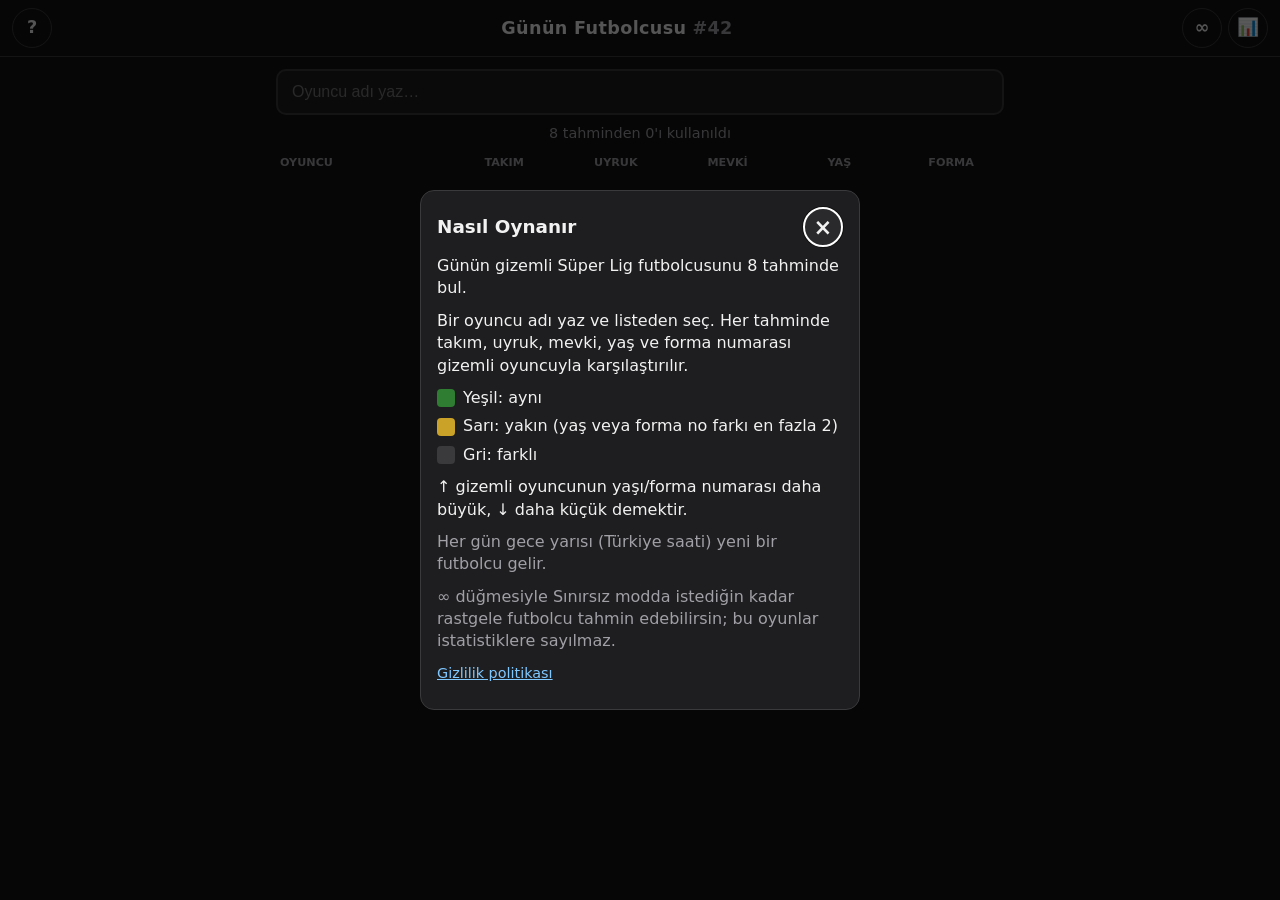
<file: index.html>
<!doctype html>
<html lang="tr">
  <head>
    <meta charset="UTF-8" />
    <meta name="viewport" content="width=device-width, initial-scale=1.0" />
    <meta name="theme-color" content="#121213" />
    <meta name="color-scheme" content="dark" />
    <title>Günün Futbolcusu</title>
    <meta name="description" content="Her gün yeni bir Süper Lig futbolcusu. 8 tahminde gizli futbolcuyu bul; takım, uyruk, mevki, yaş ve forma numarası ipuçlarını kullan." />
    <meta property="og:type" content="website" />
    <meta property="og:title" content="Günün Futbolcusu" />
    <meta property="og:description" content="Her gün yeni bir Süper Lig futbolcusu. 8 tahminde gizli futbolcuyu bul!" />
    <meta property="og:url" content="https://gununfutbolcusu.com/" />
    <meta property="og:image" content="https://gununfutbolcusu.com/og-image.png" />
    <meta name="twitter:image" content="https://gununfutbolcusu.com/og-image.png" />
    <meta property="og:locale" content="tr_TR" />
    <meta property="og:site_name" content="Günün Futbolcusu" />
    <meta property="og:image:width" content="1200" />
    <meta property="og:image:height" content="630" />
    <meta property="og:image:alt" content="Günün Futbolcusu: her gün yeni bir Süper Lig futbolcusu, 8 tahminde bul" />
    <meta name="twitter:card" content="summary_large_image" />
    <link rel="icon" href="data:image/svg+xml,%3Csvg xmlns='http://www.w3.org/2000/svg' viewBox='0 0 100 100'%3E%3Ctext y='.9em' font-size='90'%3E%E2%9A%BD%3C/text%3E%3C/svg%3E" />
    <script type="module" crossorigin src="./assets/index-BHOp5KoC.js"></script>
    <link rel="stylesheet" crossorigin href="./assets/index-B38c-GCL.css">
  </head>
  <body>
    <div id="app"></div>
    <noscript>Günün Futbolcusu'nu oynamak için JavaScript'i etkinleştir.</noscript>
    <script defer src="https://static.cloudflareinsights.com/beacon.min.js" data-cf-beacon='{"token": "bfe4723822b24bbd844bdc563ea2c4ed"}'></script>
  </body>
</html>
</file>
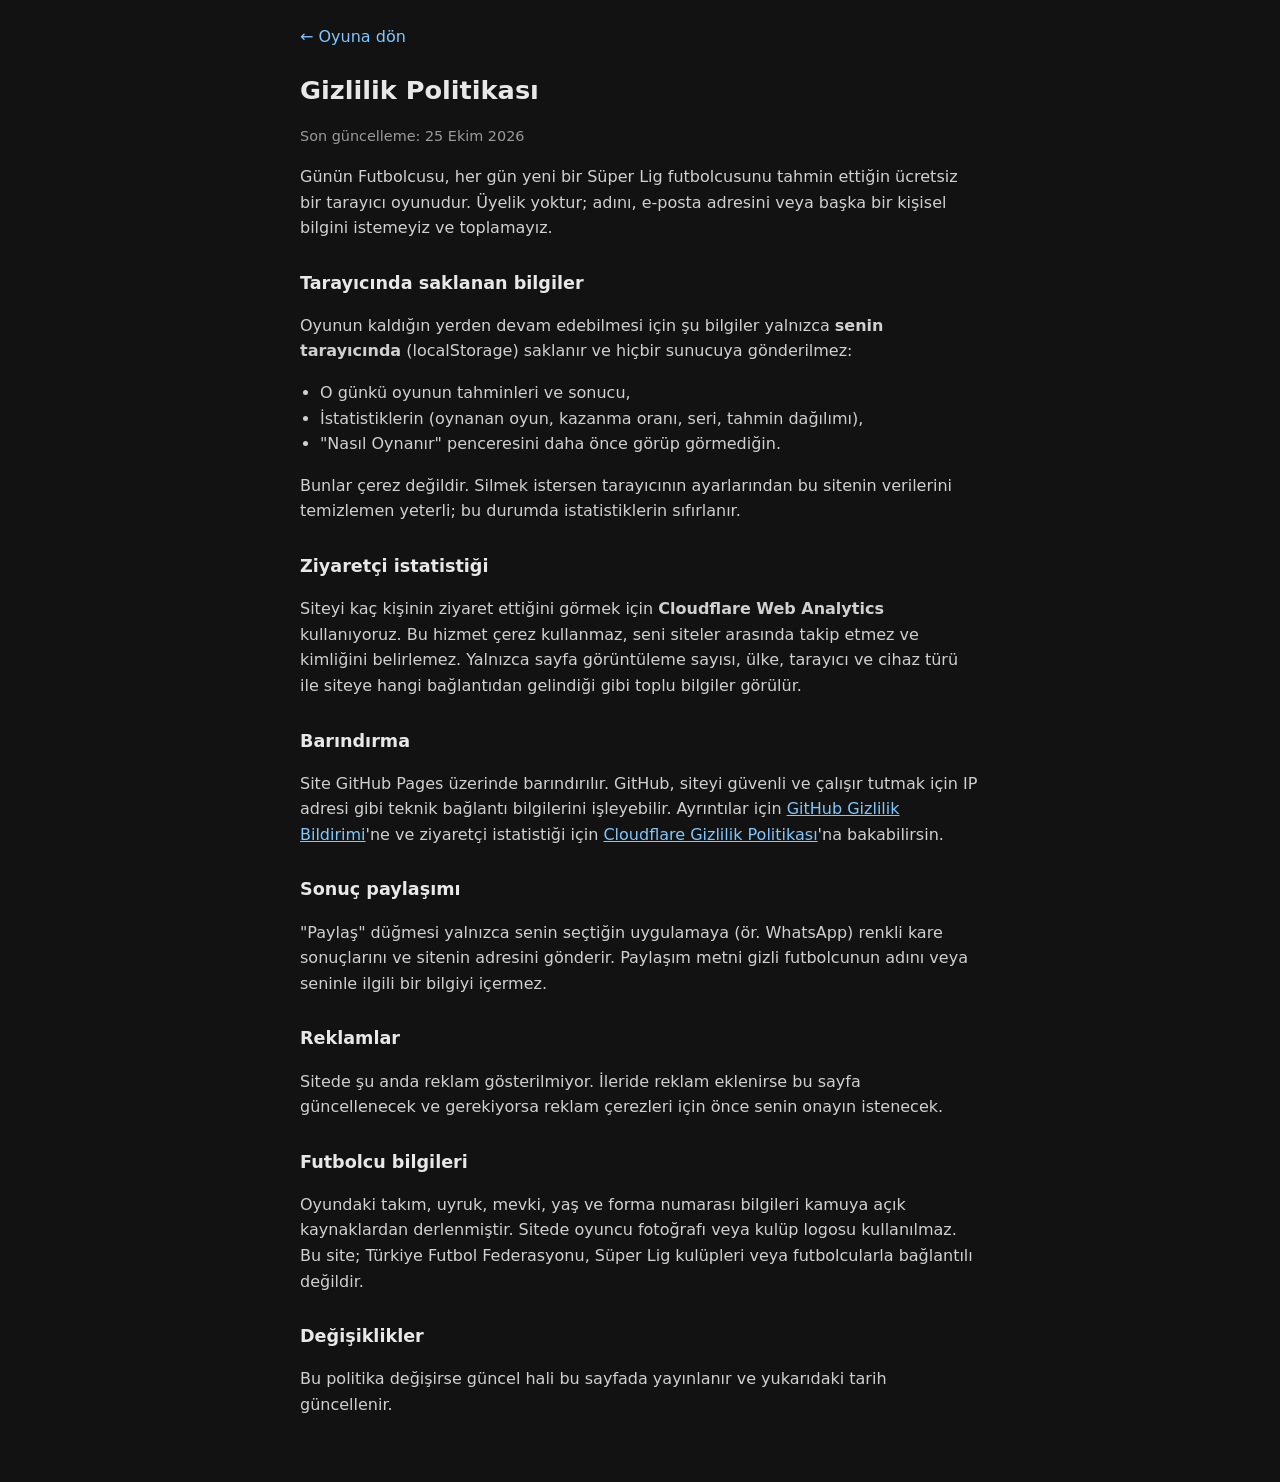
<file: gizlilik.html>
<!doctype html>
<html lang="tr">
  <head>
    <meta charset="UTF-8" />
    <meta name="viewport" content="width=device-width, initial-scale=1.0" />
    <meta name="theme-color" content="#121213" />
    <meta name="color-scheme" content="dark" />
    <title>Gizlilik Politikası — Günün Futbolcusu</title>
    <meta name="description" content="Günün Futbolcusu oyununun gizlilik politikası." />
    <link rel="icon" href="data:image/svg+xml,%3Csvg xmlns='http://www.w3.org/2000/svg' viewBox='0 0 100 100'%3E%3Ctext y='.9em' font-size='90'%3E%E2%9A%BD%3C/text%3E%3C/svg%3E" />
    <style>
      :root { color-scheme: dark; }
      body {
        margin: 0;
        background: #121213;
        color: #e8e8e8;
        font-family: system-ui, -apple-system, 'Segoe UI', Roboto, sans-serif;
        line-height: 1.6;
      }
      main { max-width: 680px; margin: 0 auto; padding: 24px 16px 48px; }
      h1 { font-size: 1.6rem; margin: 0 0 4px; }
      h2 { font-size: 1.1rem; margin: 28px 0 8px; }
      p, li { color: #d0d0d0; }
      ul { padding-left: 20px; }
      a { color: #7fc8ff; }
      .muted { color: #9a9a9a; font-size: 0.9rem; }
      .back { display: inline-block; margin-bottom: 20px; text-decoration: none; }
    </style>
  </head>
  <body>
    <main>
      <a class="back" href="./">← Oyuna dön</a>
      <h1>Gizlilik Politikası</h1>
      <p class="muted">Son güncelleme: 25 Ekim 2026</p>

      <p>
        Günün Futbolcusu, her gün yeni bir Süper Lig futbolcusunu tahmin ettiğin ücretsiz bir tarayıcı oyunudur.
        Üyelik yoktur; adını, e-posta adresini veya başka bir kişisel bilgini istemeyiz ve toplamayız.
      </p>

      <h2>Tarayıcında saklanan bilgiler</h2>
      <p>
        Oyunun kaldığın yerden devam edebilmesi için şu bilgiler yalnızca <strong>senin tarayıcında</strong>
        (localStorage) saklanır ve hiçbir sunucuya gönderilmez:
      </p>
      <ul>
        <li>O günkü oyunun tahminleri ve sonucu,</li>
        <li>İstatistiklerin (oynanan oyun, kazanma oranı, seri, tahmin dağılımı),</li>
        <li>"Nasıl Oynanır" penceresini daha önce görüp görmediğin.</li>
      </ul>
      <p>
        Bunlar çerez değildir. Silmek istersen tarayıcının ayarlarından bu sitenin verilerini temizlemen yeterli;
        bu durumda istatistiklerin sıfırlanır.
      </p>

      <h2>Ziyaretçi istatistiği</h2>
      <p>
        Siteyi kaç kişinin ziyaret ettiğini görmek için <strong>Cloudflare Web Analytics</strong> kullanıyoruz.
        Bu hizmet çerez kullanmaz, seni siteler arasında takip etmez ve kimliğini belirlemez.
        Yalnızca sayfa görüntüleme sayısı, ülke, tarayıcı ve cihaz türü ile siteye hangi bağlantıdan gelindiği gibi
        toplu bilgiler görülür.
      </p>

      <h2>Barındırma</h2>
      <p>
        Site GitHub Pages üzerinde barındırılır. GitHub, siteyi güvenli ve çalışır tutmak için IP adresi gibi teknik
        bağlantı bilgilerini işleyebilir. Ayrıntılar için
        <a href="https://docs.github.com/en/site-policy/privacy-policies/github-general-privacy-statement" rel="noopener">GitHub Gizlilik Bildirimi</a>'ne
        ve ziyaretçi istatistiği için
        <a href="https://www.cloudflare.com/tr-tr/privacypolicy/" rel="noopener">Cloudflare Gizlilik Politikası</a>'na bakabilirsin.
      </p>

      <h2>Sonuç paylaşımı</h2>
      <p>
        "Paylaş" düğmesi yalnızca senin seçtiğin uygulamaya (ör. WhatsApp) renkli kare sonuçlarını ve sitenin adresini gönderir.
        Paylaşım metni gizli futbolcunun adını veya seninle ilgili bir bilgiyi içermez.
      </p>

      <h2>Reklamlar</h2>
      <p>
        Sitede şu anda reklam gösterilmiyor. İleride reklam eklenirse bu sayfa güncellenecek ve gerekiyorsa
        reklam çerezleri için önce senin onayın istenecek.
      </p>

      <h2>Futbolcu bilgileri</h2>
      <p>
        Oyundaki takım, uyruk, mevki, yaş ve forma numarası bilgileri kamuya açık kaynaklardan derlenmiştir.
        Sitede oyuncu fotoğrafı veya kulüp logosu kullanılmaz. Bu site; Türkiye Futbol Federasyonu, Süper Lig kulüpleri
        veya futbolcularla bağlantılı değildir.
      </p>

      <h2>Değişiklikler</h2>
      <p>
        Bu politika değişirse güncel hali bu sayfada yayınlanır ve yukarıdaki tarih güncellenir.
      </p>
    </main>
  </body>
</html>
</file>
<file: assets/index-B38c-GCL.css>
:root{--bg:#121213;--surface:#1e1e20;--surface-2:#2a2a2d;--border:#3a3a3c;--text:#f2f2f2;--muted:#a0a0a6;--accent:#2e7d32;--correct:#2e7d32;--close:#c9a227;--wrong:#3a3a3c;--lightningcss-light: ;--lightningcss-dark:initial;color-scheme:dark}*,:before,:after{box-sizing:border-box}[hidden]{display:none!important}.visually-hidden{clip:rect(0 0 0 0);clip-path:inset(50%);white-space:nowrap;border:0;width:1px;height:1px;margin:-1px;padding:0;position:absolute;overflow:hidden}html{-webkit-text-size-adjust:100%}body{background:var(--bg);color:var(--text);margin:0;font-family:system-ui,-apple-system,Segoe UI,Roboto,Helvetica Neue,Arial,sans-serif;font-size:16px;line-height:1.4;overflow-x:hidden}button{font:inherit;color:inherit;cursor:pointer}.muted{color:var(--muted)}.help-footer{margin-top:16px;font-size:.9rem}.help-footer a{color:#7fc8ff}.topbar{z-index:5;background:var(--bg);border-bottom:1px solid var(--border);justify-content:space-between;align-items:center;gap:8px;padding:8px 12px;display:flex;position:sticky;top:0}.title{letter-spacing:.02em;text-align:center;min-width:0;margin:0;font-size:1.1rem;font-weight:800}.puzzle-no{color:var(--muted);margin-left:6px;font-weight:600}.icon-btn{border:1px solid var(--border);background:0 0;border-radius:50%;flex:none;width:40px;height:40px;font-size:1.1rem;font-weight:700;line-height:1}.icon-btn:hover,.icon-btn:focus-visible{background:var(--surface-2)}.container{max-width:760px;margin:0 auto;padding:12px 8px 32px}.ad-slot{border:1px dashed var(--border);border-radius:8px;min-height:90px;margin:0 0 12px}.guess-input{position:relative}.guess-input input{border:2px solid var(--border);background:var(--surface);width:100%;color:var(--text);border-radius:10px;outline:none;padding:12px 14px;font-size:16px}.guess-input input:focus{border-color:var(--accent)}.guess-input input:disabled{opacity:.6}.guess-list{z-index:10;background:var(--surface);border:1px solid var(--border);border-radius:10px;max-height:320px;margin:0;padding:4px;list-style:none;position:absolute;top:calc(100% + 4px);left:0;right:0;overflow-y:auto;box-shadow:0 8px 24px #00000080}.guess-list li{cursor:pointer;border-radius:6px;justify-content:space-between;align-items:baseline;gap:8px;padding:10px;display:flex}.guess-list li.is-active,.guess-list li[data-id]:hover{background:var(--surface-2)}.guess-list .guess-empty{cursor:default;color:var(--muted)}.guess-option-name{overflow-wrap:anywhere;min-width:0;font-weight:600}.guess-option-team{color:var(--muted);flex:none;font-size:.8rem}.remaining{color:var(--muted);text-align:center;margin:8px 0 12px;font-size:.9rem}.board{margin-bottom:16px}.board-head,.guess-row{grid-template-columns:repeat(5,minmax(0,1fr));gap:4px;display:grid}.board-head{color:var(--muted);text-align:center;text-transform:uppercase;padding-bottom:4px;font-size:.7rem;font-weight:700}.guess-row{margin-top:8px}.guess-name{overflow-wrap:anywhere;grid-column:1/-1;padding:2px 4px;font-size:.85rem;font-weight:700}.guess-row--win .guess-name{color:#7bd47f}.cell{color:#fff;text-align:center;border-radius:6px;flex-direction:column;justify-content:center;align-items:center;gap:2px;min-width:0;min-height:56px;padding:4px 2px;font-size:.85rem;font-weight:700;line-height:1.15;display:flex}.cell--correct{background:var(--correct)}.cell--close{background:var(--close);color:#1a1a1a}.cell--wrong{background:var(--wrong)}.cell-small{overflow-wrap:anywhere;-webkit-hyphens:auto;hyphens:auto;font-size:.68rem;font-weight:600}.cell-nat{flex-direction:column;align-items:center;gap:1px;min-width:0;display:flex}.flag{font-size:1.1rem;line-height:1}.cell-value{font-size:1rem}.cell-arrow{font-size:.9rem}.team-badge{letter-spacing:.03em;white-space:nowrap;text-overflow:ellipsis;border-radius:4px;max-width:100%;padding:3px 6px;font-size:.72rem;font-weight:800;display:inline-block;overflow:hidden;box-shadow:0 0 0 1px #ffffff40}.guess-row--new .cell{animation:.35s both reveal}.guess-row--new .cell:nth-of-type(3){animation-delay:60ms}.guess-row--new .cell:nth-of-type(4){animation-delay:.12s}.guess-row--new .cell:nth-of-type(5){animation-delay:.18s}.guess-row--new .cell:nth-of-type(6){animation-delay:.24s}@keyframes reveal{0%{opacity:0;transform:rotateX(90deg)}to{opacity:1;transform:none}}@media (prefers-reduced-motion:reduce){.guess-row--new .cell{animation:none}}@media (width>=600px){.container{padding-left:16px;padding-right:16px}.board-head,.guess-row{grid-template-columns:minmax(0,1.6fr) repeat(5,minmax(0,1fr));gap:6px}.board-head-name.visually-hidden{clip:auto;clip-path:none;white-space:normal;text-align:left;width:auto;height:auto;margin:0;padding:0 0 0 4px;position:static;overflow:visible}.guess-name{grid-column:auto;align-items:center;font-size:.95rem;display:flex}.cell{min-height:64px;font-size:.95rem}.cell-small{font-size:.78rem}.team-badge{font-size:.85rem}}.modal{z-index:20;background:#000000a6;justify-content:center;align-items:center;padding:16px;display:flex;position:fixed;inset:0}.modal-panel{background:var(--surface);border:1px solid var(--border);border-radius:14px;width:100%;max-width:440px;max-height:calc(100dvh - 32px);padding:16px;overflow-y:auto}.modal-header{justify-content:space-between;align-items:center;gap:8px;margin-bottom:8px;display:flex}.modal-title{margin:0;font-size:1.15rem}.modal-close{font-size:1.4rem}.modal-body p{margin:0 0 10px}.help-legend{margin:0 0 10px;padding:0;list-style:none}.help-legend li{align-items:center;gap:8px;margin-bottom:6px;display:flex}.swatch{border-radius:4px;flex:none;width:18px;height:18px}.end-heading{text-align:center;font-size:1.6rem;font-weight:800;margin:0 0 4px!important}.end-heading--won{color:#7bd47f}.end-heading+.muted{text-align:center}.end-answer{flex-wrap:wrap;justify-content:center;align-items:center;gap:8px;margin:0 0 14px;display:flex}.end-answer-name{font-size:1.25rem;font-weight:800}.btn{border:none;border-radius:10px;width:100%;padding:12px 16px;font-weight:700;display:block}.btn-primary{background:var(--accent);color:#fff}.btn-primary:hover,.btn-primary:focus-visible{filter:brightness(1.12)}.share-status{color:#7bd47f;text-align:center;min-height:1.4em;font-weight:600;margin:6px 0!important}.share-text{background:var(--bg);width:100%;color:var(--text);border:1px solid var(--border);font:inherit;resize:none;border-radius:8px;padding:8px}.countdown{text-align:center;margin:4px 0 16px}.countdown-value{font-variant-numeric:tabular-nums;letter-spacing:.04em;font-size:1.8rem;font-weight:800}.countdown-value .btn{letter-spacing:normal;font-variant-numeric:normal;font-size:1rem;font-weight:700}.stats-numbers{text-align:center;grid-template-columns:repeat(4,minmax(0,1fr));gap:6px;margin-bottom:14px;display:grid}.stat-value{font-size:1.5rem;font-weight:800}.stat-label{color:var(--muted);font-size:.72rem}.distribution-title{margin:0 0 8px;font-size:.9rem}.dist-row{align-items:center;gap:6px;margin-bottom:4px;font-size:.85rem;display:flex}.dist-label{text-align:right;flex:none;width:12px}.dist-bar{background:var(--wrong);text-align:right;border-radius:3px;padding:1px 6px;font-weight:700}.dist-bar--current{background:var(--correct)}.topbar-actions{flex:none;gap:6px;display:flex}.friend-banner{background:var(--surface);border:1px solid var(--accent);border-radius:10px;margin:0 0 12px;padding:10px 44px 10px 12px;position:relative}.friend-title{margin:0 0 6px;font-weight:800}.friend-grid{white-space:pre;letter-spacing:1px;font-size:.9rem;line-height:1.25}.friend-note{margin:6px 0 0;font-size:.9rem}.friend-close{width:32px;height:32px;font-size:1.2rem;position:absolute;top:6px;right:6px}.friend-compare{text-align:center;font-weight:700}.mode-note{text-align:center;margin:0 0 8px;font-size:.85rem}.next-btn{margin:0 0 12px}.btn-secondary{background:var(--surface-2);color:var(--text);border:1px solid var(--border);margin-top:8px}.btn-secondary:hover,.btn-secondary:focus-visible{filter:brightness(1.2)}.countdown+.btn-secondary{margin:-4px 0 16px}.copy-row{grid-template-columns:1fr 1fr;gap:8px;display:grid}.copy-row .btn{white-space:nowrap;padding:10px 4px;font-size:.82rem}
</file>
